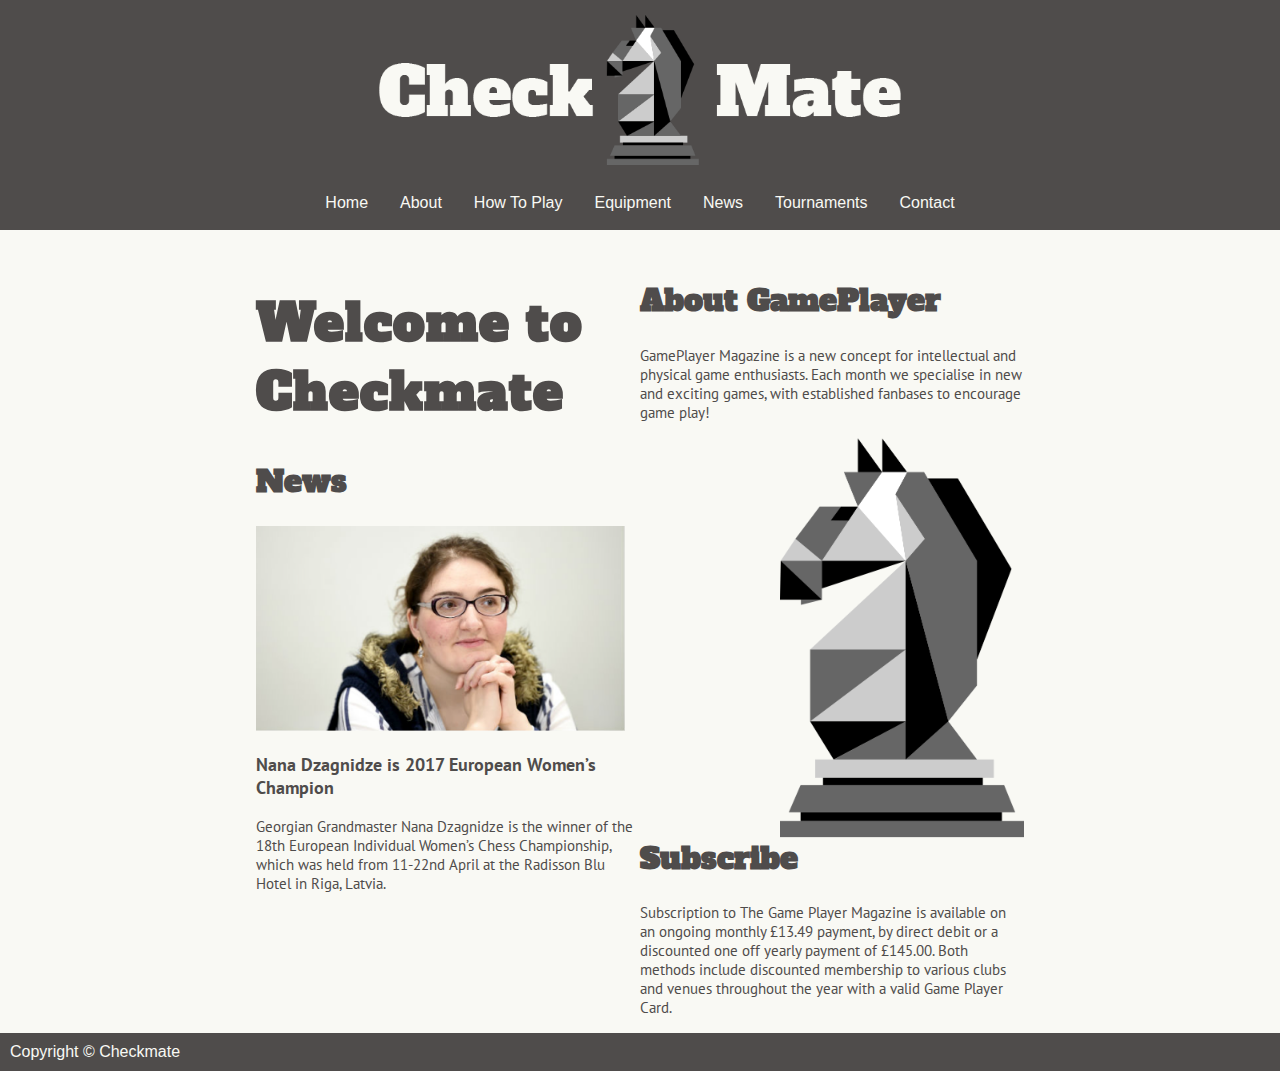
<file: index.html>
<!DOCTYPE html>
<html lang="en-GB">
    
<head>
    <link href="https://fonts.googleapis.com/css?family=Alfa+Slab+One" rel="stylesheet">
    <link href="https://fonts.googleapis.com/css?family=PT+Sans" rel="stylesheet">
    <meta charset="utf-8">
    <title>Home</title>
    <meta http-equiv="Content-Type" content="text/html; charset=UTF-8" />
    <link rel="stylesheet" type="text/css" href="styles/master.css" />
</head>
    
<body>
<div id="wrapper"> 
<div id="logo">
    <img src="images/logo.png" height="150">
</div>
<div id="container">
<div id="mainnav">
    <div id="navbar">
    <ul>
        <li><a href="index.html">Home</a></li>
        <li><a href="about.html">About</a></li>
        <li><a href="howtoplay.html">How To Play</a></li>
        <li><a href="equipment.html">Equipment</a></li>
        <li><a href="news.html">News</a></li>
        <li><a href="tournaments.html">Tournaments</a></li>
        <li><a href="contact.html">Contact</a></li>
    </ul>
    </div>
</div>
<div id="c-content">
    
    <div id="left">
        <div id="boxed-title">
            <h1>Welcome to Checkmate</h1>
        </div>
        <h2>News</h2>
        <img src="images/NanaDzagnidze.png" width="96%">
        <h3>Nana Dzagnidze is 2017 European Women’s Champion</h3>
        <p>Georgian Grandmaster Nana Dzagnidze is the winner of the 18th European Individual Women’s Chess Championship, which was held from 11-22nd April at the Radisson Blu Hotel in Riga, Latvia.</p>
   
    </div>
    
    <div id="right"> 
        <h2>About GamePlayer</h2>
        <p>GamePlayer Magazine is a new concept for intellectual and physical game enthusiasts. Each month we specialise in new and exciting games, with established fanbases to encourage game play!</p>
    
        <img src="images/knight.png" height="400" align="right">
    
        <h2>Subscribe</h2>
        <p>Subscription to The Game Player Magazine is available on an ongoing monthly £13.49 payment, by direct debit or a discounted one off yearly payment of £145.00. Both methods include discounted membership to various clubs and venues throughout the year with a valid Game Player Card.</p>
    </div>
</div> <!--end of c-content -->
</div> <!--end of container -->
<footer> 
Copyright &copy; Checkmate
</footer>
</div> <!--end of wrapper-->
</body>
</html>
</file>
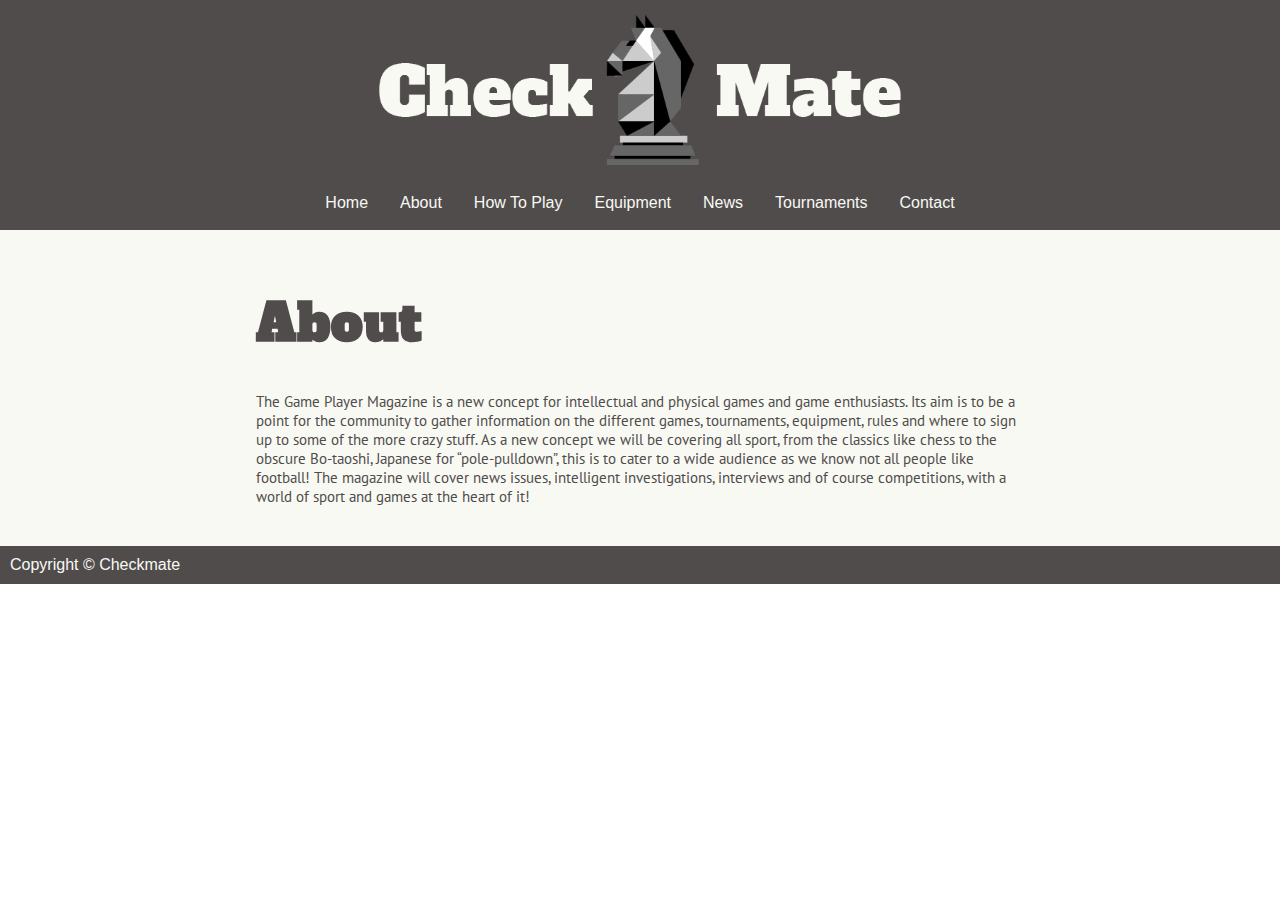
<file: about.html>
<!DOCTYPE html>
<html lang="en-GB">
    
<head>
    <link href="https://fonts.googleapis.com/css?family=Alfa+Slab+One" rel="stylesheet">
    <link href="https://fonts.googleapis.com/css?family=PT+Sans" rel="stylesheet">
    <meta charset="utf-8">
    <title>About</title>
    <meta http-equiv="Content-Type" content="text/html; charset=UTF-8" />
    <link rel="stylesheet" type="text/css" href="styles/master.css" />
</head>
    
<body>
<div id="wrapper"> 
<div id="logo">
    <img src="images/logo.png" height="150">
</div>
<div id="container">
<div id="mainnav">
    <div id="navbar">
    <ul>
        <li><a href="index.html">Home</a></li>
        <li><a href="about.html">About</a></li>
        <li><a href="howtoplay.html">How To Play</a></li>
        <li><a href="equipment.html">Equipment</a></li>
        <li><a href="news.html">News</a></li>
        <li><a href="tournaments.html">Tournaments</a></li>
        <li><a href="contact.html">Contact</a></li>
    </ul>
    </div>
</div>
<div id="c-content">
    <div id="boxed-title">
    <h1>About</h1>
    </div>
<p>
The Game Player Magazine is a new concept for intellectual and physical games and game enthusiasts. Its aim is to be a point for the community to gather information on the different games, tournaments, equipment, rules and where to sign up to some of the more crazy stuff.
As a new concept we will be covering all sport, from the classics like chess to the obscure Bo-taoshi, Japanese for “pole-pulldown”, this is to cater to a wide audience as we know not all people like football!
The magazine will cover news issues, intelligent investigations, interviews and of course competitions, with a world of sport and games at the heart of it!</p>
</p>
</div> <!--end of c-content -->
</div> <!--end of container -->
<footer> 
Copyright &copy; Checkmate
</footer>
</div> <!--end of wrapper-->
</body>
</html>
</file>
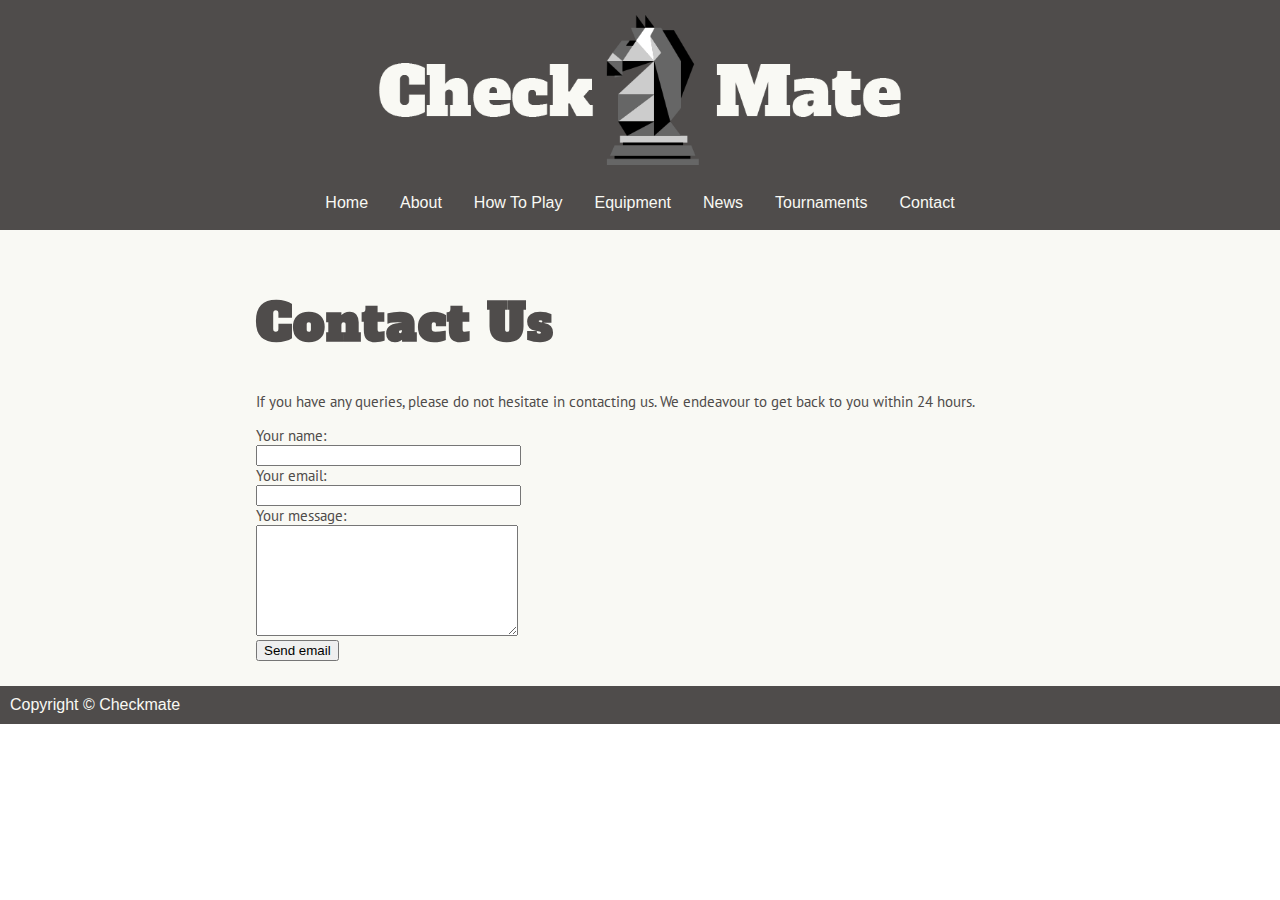
<file: contact.html>
<!DOCTYPE html>
<html lang="en-GB">
    
<head>
    <link href="https://fonts.googleapis.com/css?family=Alfa+Slab+One" rel="stylesheet">
    <link href="https://fonts.googleapis.com/css?family=PT+Sans" rel="stylesheet">
    <meta charset="utf-8">
    <title>Contact Us</title>
    <meta http-equiv="Content-Type" content="text/html; charset=UTF-8" />
    <link rel="stylesheet" type="text/css" href="styles/master.css" />
</head>
    
<body>
<div id="wrapper">
<div id="logo">
    <img src="images/logo.png" height="150">
</div>
<div id="container">
<div id="mainnav">
    <div id="navbar">
    <ul>
        <li><a href="index.html">Home</a></li>
        <li><a href="about.html">About</a></li>
        <li><a href="howtoplay.html">How To Play</a></li>
        <li><a href="equipment.html">Equipment</a></li>
        <li><a href="news.html">News</a></li>
        <li><a href="tournaments.html">Tournaments</a></li>
        <li><a href="contact.html">Contact</a></li>
    </ul>
    </div>
</div>
<div id="c-content">
    <div id="boxed-title">
	<h1>Contact Us</h1>
    </div>
	<p> If you have any queries, please do not hesitate in contacting us. We endeavour to get back to you within 24 hours.</p>
    
    <form id="contact-form" action="#" method="POST" enctype="multipart/form-data">
	           <div class="row">
		          <label for="name">Your name:</label><br />
		          <input id="name" class="input" name="name" type="text" value="" size="30" /><br />
	           </div>
	           <div class="row">
		          <label for="email">Your email:</label><br />
		          <input id="email" class="input" name="email" type="text" value="" size="30" /><br />
	           </div>
	           <div class="row">
		          <label for="message">Your message:</label><br />
		          <textarea id="message" class="input" name="message" rows="7" cols="30"></textarea><br />
	           </div>
	       <input id="submit_button" type="submit" value="Send email" />
        </form>
</div> <!--end of c-content -->
</div> <!--end of container -->
<footer> 
Copyright &copy; Checkmate
</footer>
</div> <!--end of wrapper-->
</body>
</html>
</file>
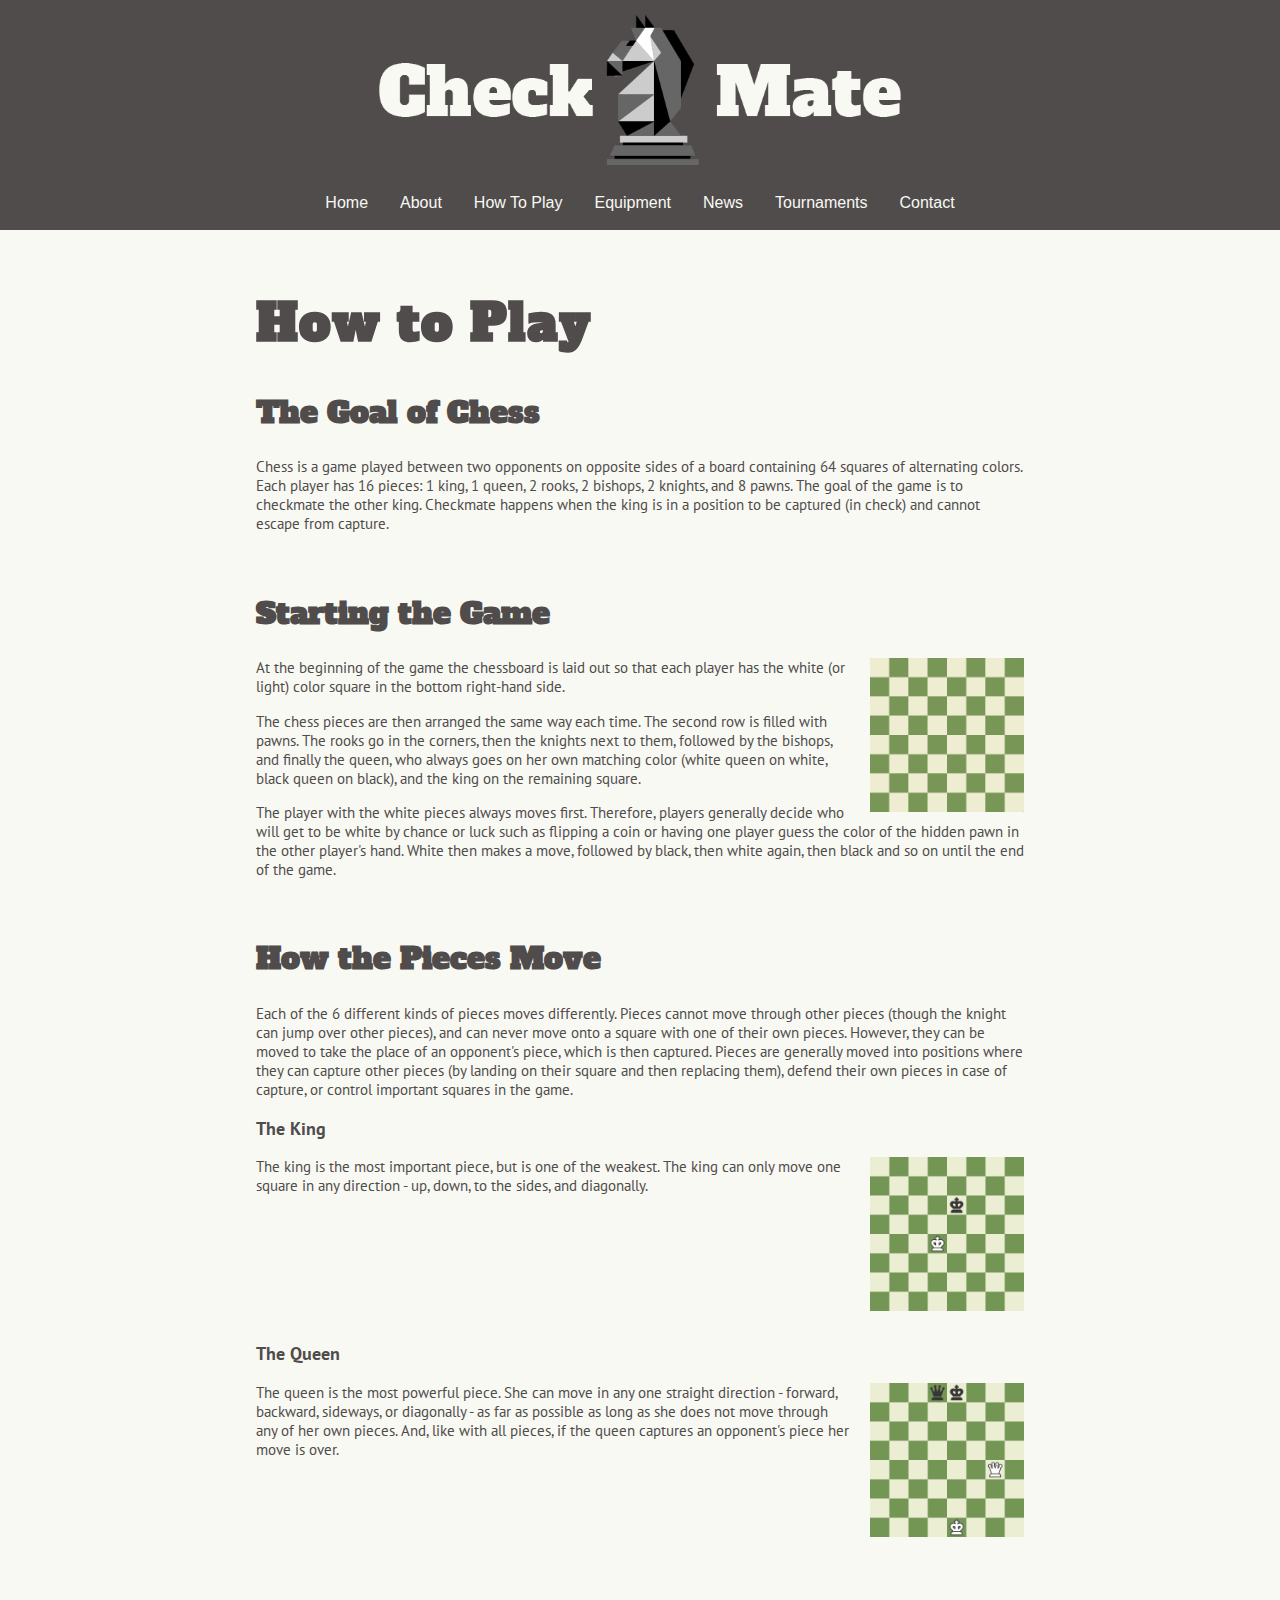
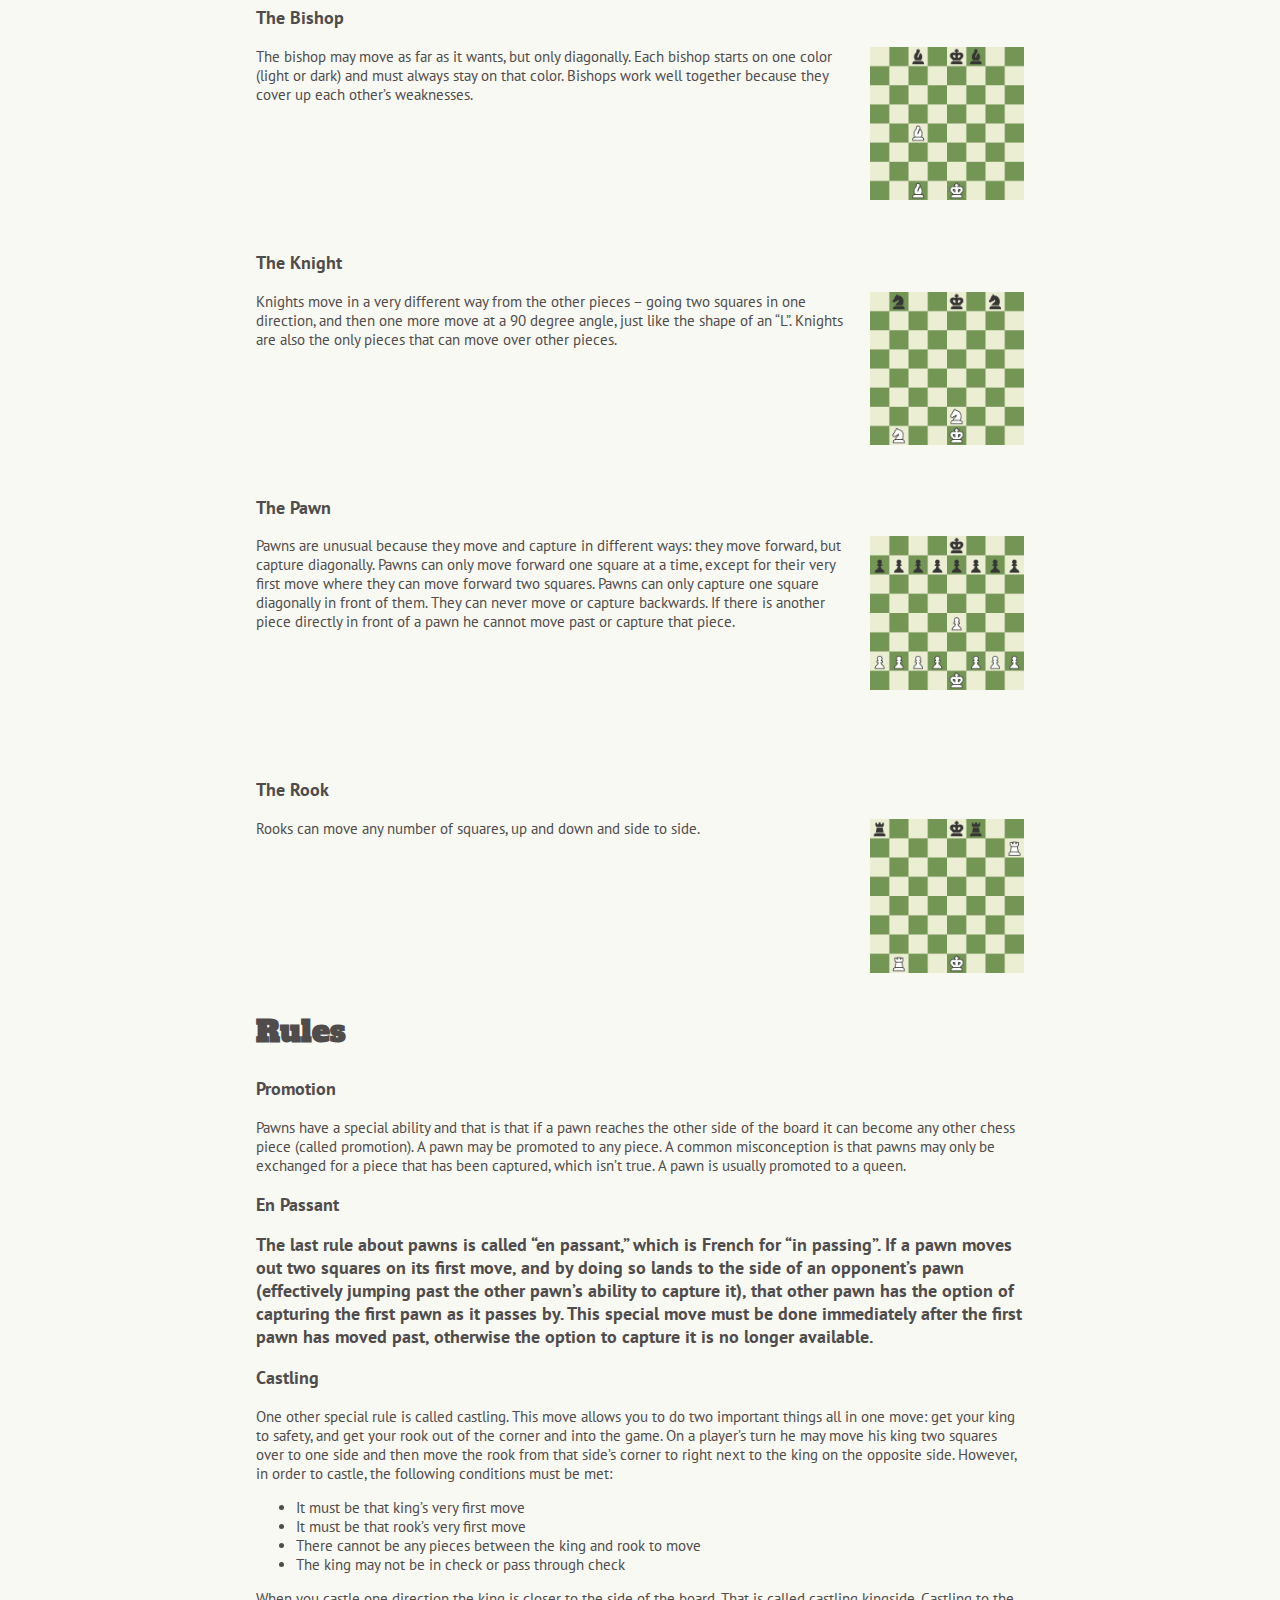
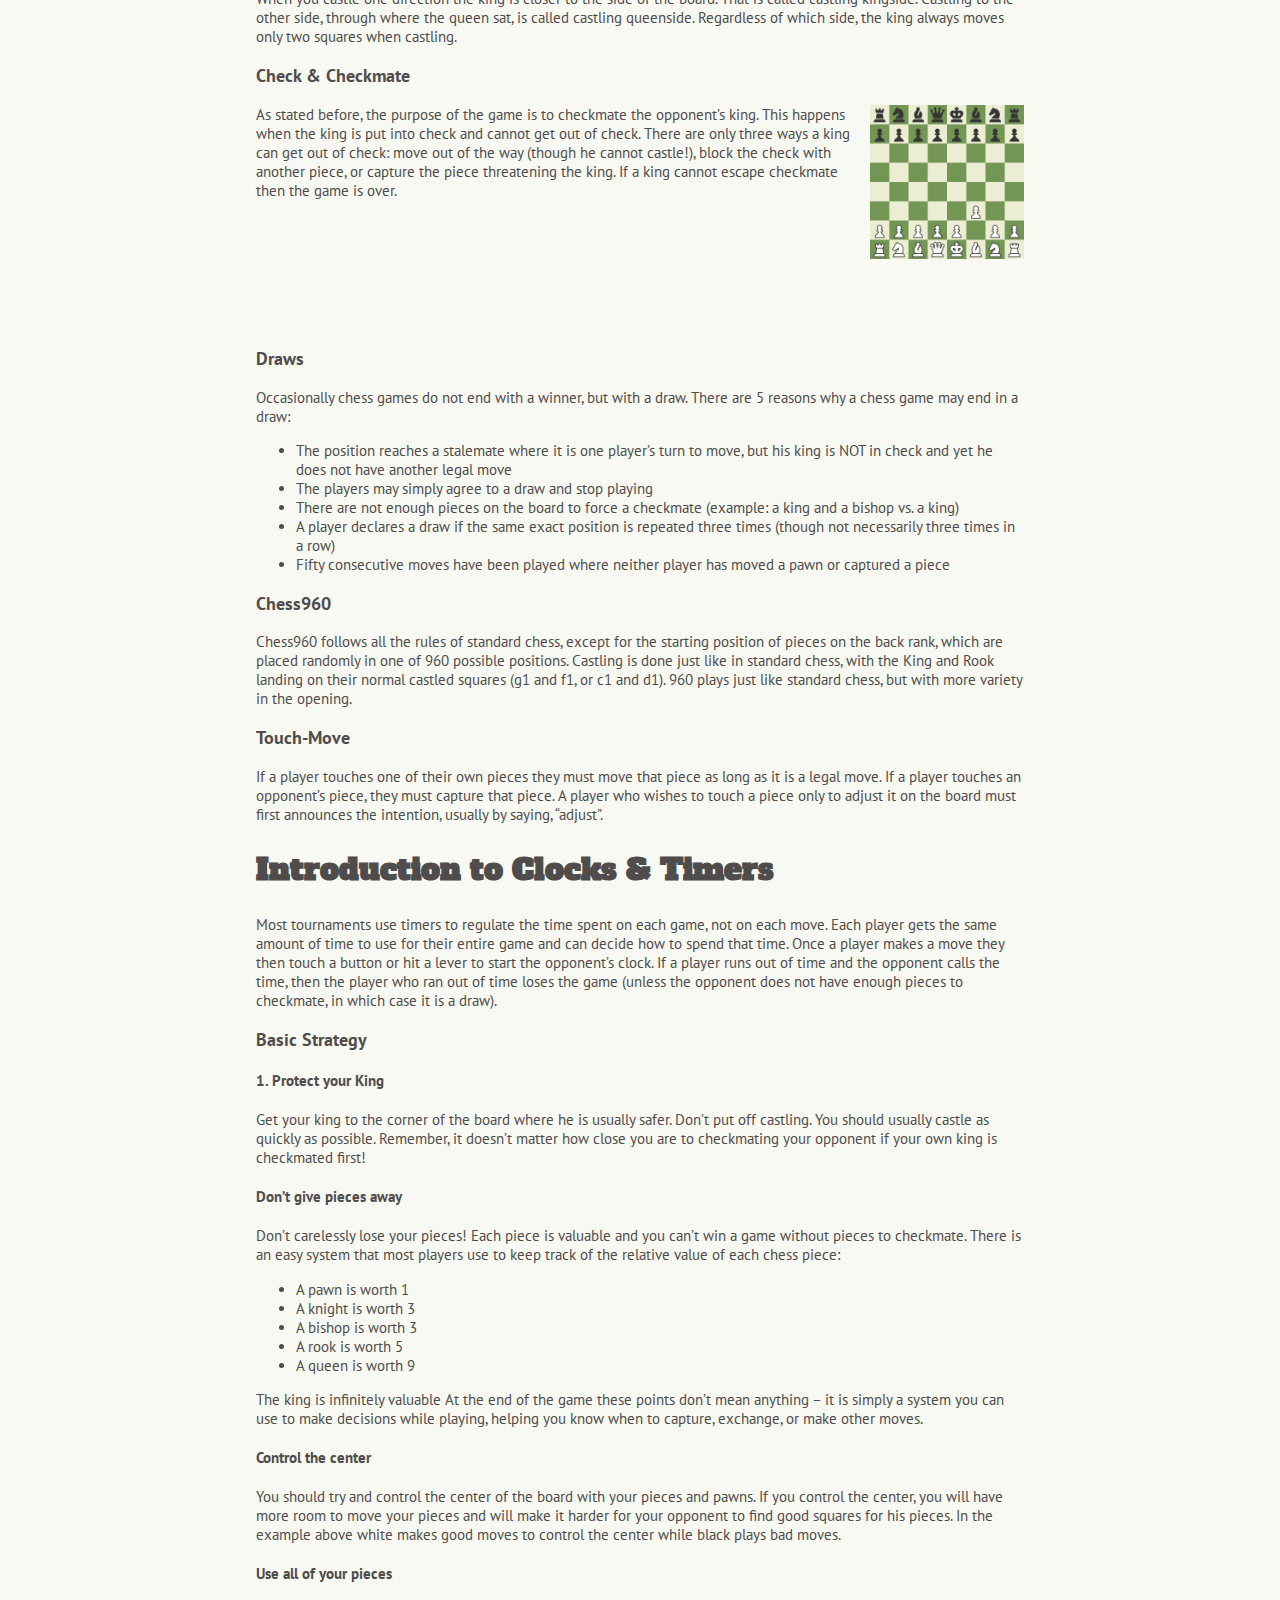
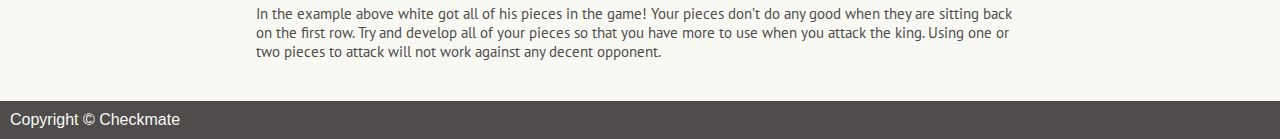
<file: howtoplay.html>
<!DOCTYPE html>
<html lang="en-GB">
    
<head>
    <link href="https://fonts.googleapis.com/css?family=Alfa+Slab+One" rel="stylesheet">
    <link href="https://fonts.googleapis.com/css?family=PT+Sans" rel="stylesheet">
    <meta charset="utf-8">
    <title>How to Play</title>
    <meta http-equiv="Content-Type" content="text/html; charset=UTF-8" />
    <link rel="stylesheet" type="text/css" href="styles/master.css" />
</head>
    
<body>
<div id="wrapper"> 
<div id="logo">
    <img src="images/logo.png" height="150">
</div>
<div id="container">
<div id="mainnav">
    <div id="navbar">
    <ul>
        <li><a href="index.html">Home</a></li>
        <li><a href="about.html">About</a></li>
        <li><a href="howtoplay.html">How To Play</a></li>
        <li><a href="equipment.html">Equipment</a></li>
        <li><a href="news.html">News</a></li>
        <li><a href="tournaments.html">Tournaments</a></li>
        <li><a href="contact.html">Contact</a></li>
        </ul>
    </div>
</div>
<div id="c-content">
    <div id="boxed-title">
    <h1>How to Play</h1>
    </div>

<h2>The Goal of Chess</h2>
<p id="para"> 	Chess is a game played between two opponents on opposite sides of a board containing 64 squares of alternating colors. Each player has 16 pieces: 1 king, 1 queen, 2 rooks, 2 bishops, 2 knights, and 8 pawns. The goal of the game is to checkmate the other king. Checkmate happens when the king is in a position to be captured (in check) and cannot escape from capture.</p>

<br>

<h2>Starting the Game</h2>
    <img src="images/1_setup.gif" align="right" id="board">
        <p>At the beginning of the game the chessboard is laid out so that each player has the white (or light) color square in the bottom right-hand side. </p>
        <p>The chess pieces are then arranged the same way each time. The second row is filled with pawns. The rooks go in the corners, then the knights next to them, followed by the bishops, and finally the queen, who always goes on her own matching color (white queen on white, black queen on black), and the king on the remaining square.</p>
        <p>The player with the white pieces always moves first. Therefore, players generally decide who will get to be white by chance or luck such as flipping a coin or having one player guess the color of the hidden pawn in the other player's hand. White then makes a move, followed by black, then white again, then black and so on until the end of the game.</p>
    
    <br>

    <h2>How the Pieces Move</h2>
        <p>Each of the 6 different kinds of pieces moves differently. Pieces cannot move through other pieces (though the knight can jump over other pieces), and can never move onto a square with one of their own pieces. However, they can be moved to take the place of an opponent's piece, which is then captured. Pieces are generally moved into positions where they can capture other pieces (by landing on their square and then replacing them), defend their own pieces in case of capture, or control important squares in the game.</p>

    <h3>The King</h3>
        <img src="images/2_king.gif" align="right" id="board">
        <p>The king is the most important piece, but is one of the weakest. The king can only move one square in any direction - up, down, to the sides, and diagonally.</p>
    <br>
    <br>
    <br>
    <br>
    <br>
    <br>
    
    
    <h3>The Queen</h3>
        <img src="images/3_queen.gif" align="right" id="board">
        <p>The queen is the most powerful piece. She can move in any one straight direction - forward, backward, sideways, or diagonally - as far as possible as long as she does not move through any of her own pieces. And, like with all pieces, if the queen captures an opponent's piece her move is over.</p>
    <br>
    <br>
    <br>
    <br>
    <br>
    <br>
    
    <h3>The Bishop</h3>
        <img src="images/5_bishop.gif" align="right" id="board">
        <p>The bishop may move as far as it wants, but only diagonally. Each bishop starts on one color (light or dark) and must always stay on that color. Bishops work well together because they cover up each other’s weaknesses.</p>
    <br>
    <br>
    <br>
    <br>
    <br>
    <br>
    
<h3>The Knight</h3>
    <img src="images/6_knight.gif" align="right" id="board">
    <p>Knights move in a very different way from the other pieces – going two squares in one direction, and then one more move at a 90 degree angle, just like the shape of an “L”. Knights are also the only pieces that can move over other pieces.</p>
    <br>
    <br>
    <br>
    <br>
    <br>
    <br>
    
<h3>The Pawn</h3>
    <img src="images/7_pawn.gif" align="right" id="board">
    <p>Pawns are unusual because they move and capture in different ways: they move forward, but capture diagonally. Pawns can only move forward one square at a time, except for their very first move where they can move forward two squares. Pawns can only capture one square diagonally in front of them. They can never move or capture backwards. If there is another piece directly in front of a pawn he cannot move past or capture that piece.</p>
    <br>
    <br>
    <br>
    <br>
    <br>
    <br>
    
<h3>The Rook</h3>
    <img src="images/4_rook.gif" align="right" id="board">
    <p>Rooks can move any number of squares, up and down and side to side.</p>
    <br>
    <br>
    <br>
    <br>
    <br>
    <br>

<br>

<h2>Rules</h2>
<h3>Promotion</h3>
<p id="para"> Pawns have a special ability and that is that if a pawn reaches the other side of the board it can become any other chess piece (called promotion). A pawn may be promoted to any piece. A common misconception is that pawns may only be exchanged for a piece that has been captured, which isn’t true. A pawn is usually promoted to a queen.</p>

<h3>En Passant<h3>
<p>The last rule about pawns is called “en passant,” which is French for “in passing”. If a pawn moves out two squares on its first move, and by doing so lands to the side of an opponent’s pawn (effectively jumping past the other pawn’s ability to capture it), that other pawn has the option of capturing the first pawn as it passes by. This special move must be done immediately after the first pawn has moved past, otherwise the option to capture it is no longer available. </p>

<h3>Castling</h3>
<p>One other special rule is called castling. This move allows you to do two important things all in one move: get your king to safety, and get your rook out of the corner and into the game. On a player’s turn he may move his king two squares over to one side and then move the rook from that side’s corner to right next to the king on the opposite side. However, in order to castle, the following conditions must be met:
<ul>
<li>It must be that king’s very first move</li> 
<li>It must be that rook’s very first move</li> 
<li>There cannot be any pieces between the king and rook to move</li> 
<li>The king may not be in check or pass through check
</li>
</ul> 
When you castle one direction the king is closer to the side of the board. That is called castling kingside. Castling to the other side, through where the queen sat, is called castling queenside. Regardless of which side, the king always moves only two squares when castling.</p>

<h3>Check & Checkmate</h3>
    <img src="images/8_checkmate.gif" align="right" id="board">
<p>As stated before, the purpose of the game is to checkmate the opponent’s king. This happens when the king is put into check and cannot get out of check. There are only three ways a king can get out of check: move out of the way (though he cannot castle!), block the check with another piece, or capture the piece threatening the king. If a king cannot escape checkmate then the game is over.</p>
    <br>
    <br>
    <br>
    <br>
    <br>
    <br>

<h3>Draws</h3>
<p>Occasionally chess games do not end with a winner, but with a draw. There are 5 reasons why a chess game may end in a draw:
<ul>
<li>The position reaches a stalemate where it is one player’s turn to move, but his king is NOT in check and yet he does not have another legal move</li>
<li>The players may simply agree to a draw and stop playing</li>
<li>There are not enough pieces on the board to force a checkmate (example: a king and a bishop vs. a king)</li>
<li>A player declares a draw if the same exact position is repeated three times (though not necessarily three times in a row)</li>
<li>Fifty consecutive moves have been played where neither player has moved a pawn or captured a piece</li>
</ul></p>

<h3>Chess960</h3>
<p>Chess960 follows all the rules of standard chess, except for the starting position of pieces on the back rank, which are placed randomly in one of 960 possible positions. Castling is done just like in standard chess, with the King and Rook landing on their normal castled squares (g1 and f1, or c1 and d1). 
960 plays just like standard chess, but with more variety in the opening.</p>
<h3>Touch-Move</h3>
<p>If a player touches one of their own pieces they must move that piece as long as it is a legal move. If a player touches an opponent’s piece, they must capture that piece. A player who wishes to touch a piece only to adjust it on the board must first announces the intention, usually by saying, “adjust”.</p>

<h2>Introduction to Clocks & Timers</h2>
<p>Most tournaments use timers to regulate the time spent on each game, not on each move. Each player gets the same amount of time to use for their entire game and can decide how to spend that time. Once a player makes a move they then touch a button or hit a lever to start the opponent’s clock. If a player runs out of time and the opponent calls the time, then the player who ran out of time loses the game (unless the opponent does not have enough pieces to checkmate, in which case it is a draw).</p>

<h3>Basic Strategy</h3>
<h4>1. Protect your King</h4>
<p>Get your king to the corner of the board where he is usually safer. Don’t put off castling. You should usually castle as quickly as possible. Remember, it doesn’t matter how close you are to checkmating your opponent if your own king is checkmated first!
<h4>Don’t give pieces away </h4>
Don’t carelessly lose your pieces! Each piece is valuable and you can’t win a game without pieces to checkmate. There is an easy system that most players use to keep track of the relative value of each chess piece:
<ul>
<li>A pawn is worth 1</li>
<li>A knight is worth 3</li>
<li>A bishop is worth 3</li>
<li>A rook is worth 5</li>
<li>A queen is worth 9</li>
</ul>

The king is infinitely valuable
At the end of the game these points don’t mean anything – it is simply a system you can use to make decisions while playing, helping you know when to capture, exchange, or make other moves.</p>

<h4>Control the center</h4>
<p>You should try and control the center of the board with your pieces and pawns. If you control the center, you will have more room to move your pieces and will make it harder for your opponent to find good squares for his pieces. In the example above white makes good moves to control the center while black plays bad moves.</p>

<h4>Use all of your pieces</h4>
<p>In the example above white got all of his pieces in the game! Your pieces don’t do any good when they are sitting back on the first row. Try and develop all of your pieces so that you have more to use when you attack the king. Using one or two pieces to attack will not work against any decent opponent.</p>

</div> <!--end of c-content -->
</div> <!--end of container -->
<footer> 
Copyright &copy; Checkmate
</footer>
</div> <!--end of wrapper-->
</body>
</html>
</file>
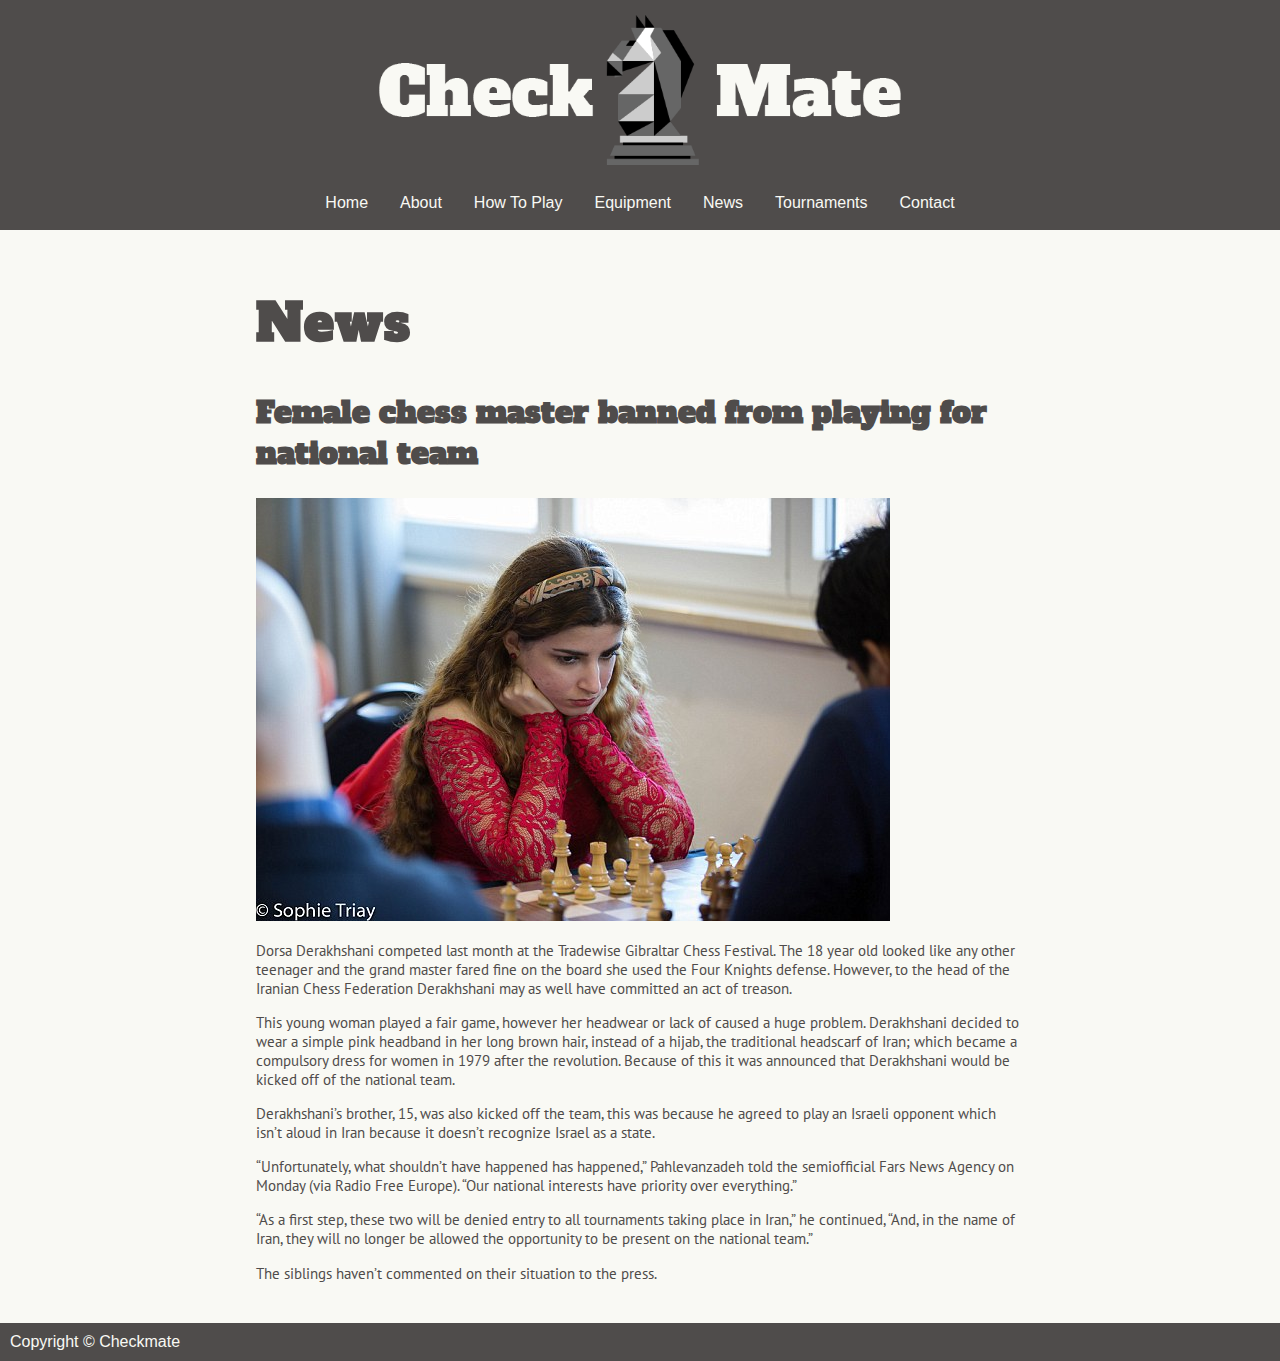
<file: news.html>
<!DOCTYPE html>
<html lang="en-GB">
    
<head>
    <link href="https://fonts.googleapis.com/css?family=Alfa+Slab+One" rel="stylesheet">
    <link href="https://fonts.googleapis.com/css?family=PT+Sans" rel="stylesheet">
    <meta charset="utf-8">
    <title>News</title>
    <meta http-equiv="Content-Type" content="text/html; charset=UTF-8" />
    <link rel="stylesheet" type="text/css" href="styles/master.css" />
</head>
    
<body>
<div id="wrapper"> 
<div id="logo">
    <img src="images/logo.png" height="150">
</div>
<div id="container">
<div id="mainnav">
    <div id="navbar">
    <ul>
        <li><a href="index.html">Home</a></li>
        <li><a href="about.html">About</a></li>
        <li><a href="howtoplay.html">How To Play</a></li>
        <li><a href="equipment.html">Equipment</a></li>
        <li><a href="news.html">News</a></li>
        <li><a href="tournaments.html">Tournaments</a></li>
        <li><a href="contact.html">Contact</a></li>
    </ul>
    </div>
</div>
<div id="c-content">
    <div id="boxed-title">
    <h1>News</h1>
    </div>
	<h2>Female chess master banned from playing for national team</h2>
    <img src="images/DorsaDerakhshani.jpeg"/>
    <p>Dorsa Derakhshani competed last month at the Tradewise Gibraltar Chess Festival. The 18 year old looked like any other teenager and the grand master fared fine on the board she used the Four Knights defense. However, to the head of the Iranian Chess Federation Derakhshani may as well have committed an act of treason. </p>
    <p>This young woman played a fair game, however her headwear or lack of caused a huge problem. Derakhshani decided to wear a simple pink headband in her long brown hair, instead of a hijab, the traditional headscarf of Iran; which became a compulsory dress for women in 1979 after the revolution. Because of this it was announced that Derakhshani would be kicked off of the national team.</p>
    <p>Derakhshani’s brother, 15, was also kicked off the team, this was because he agreed to play an Israeli opponent which isn’t aloud in Iran because it doesn’t recognize Israel as a state.</p>
    <p>“Unfortunately, what shouldn’t have happened has happened,” Pahlevanzadeh told the semiofficial Fars News Agency on Monday (via Radio Free Europe). “Our national interests have priority over everything.”</p>
    <p>“As a first step, these two will be denied entry to all tournaments taking place in Iran,” he continued, “And, in the name of Iran, they will no longer be allowed the opportunity to be present on the national team.”</p>
    <p>The siblings haven’t commented on their situation to the press.</p>
</div> <!--end of c-content -->
</div> <!--end of container -->
<footer> 
Copyright &copy; Checkmate
</footer>
</div> <!--end of wrapper-->
</body>
</html>
</file>
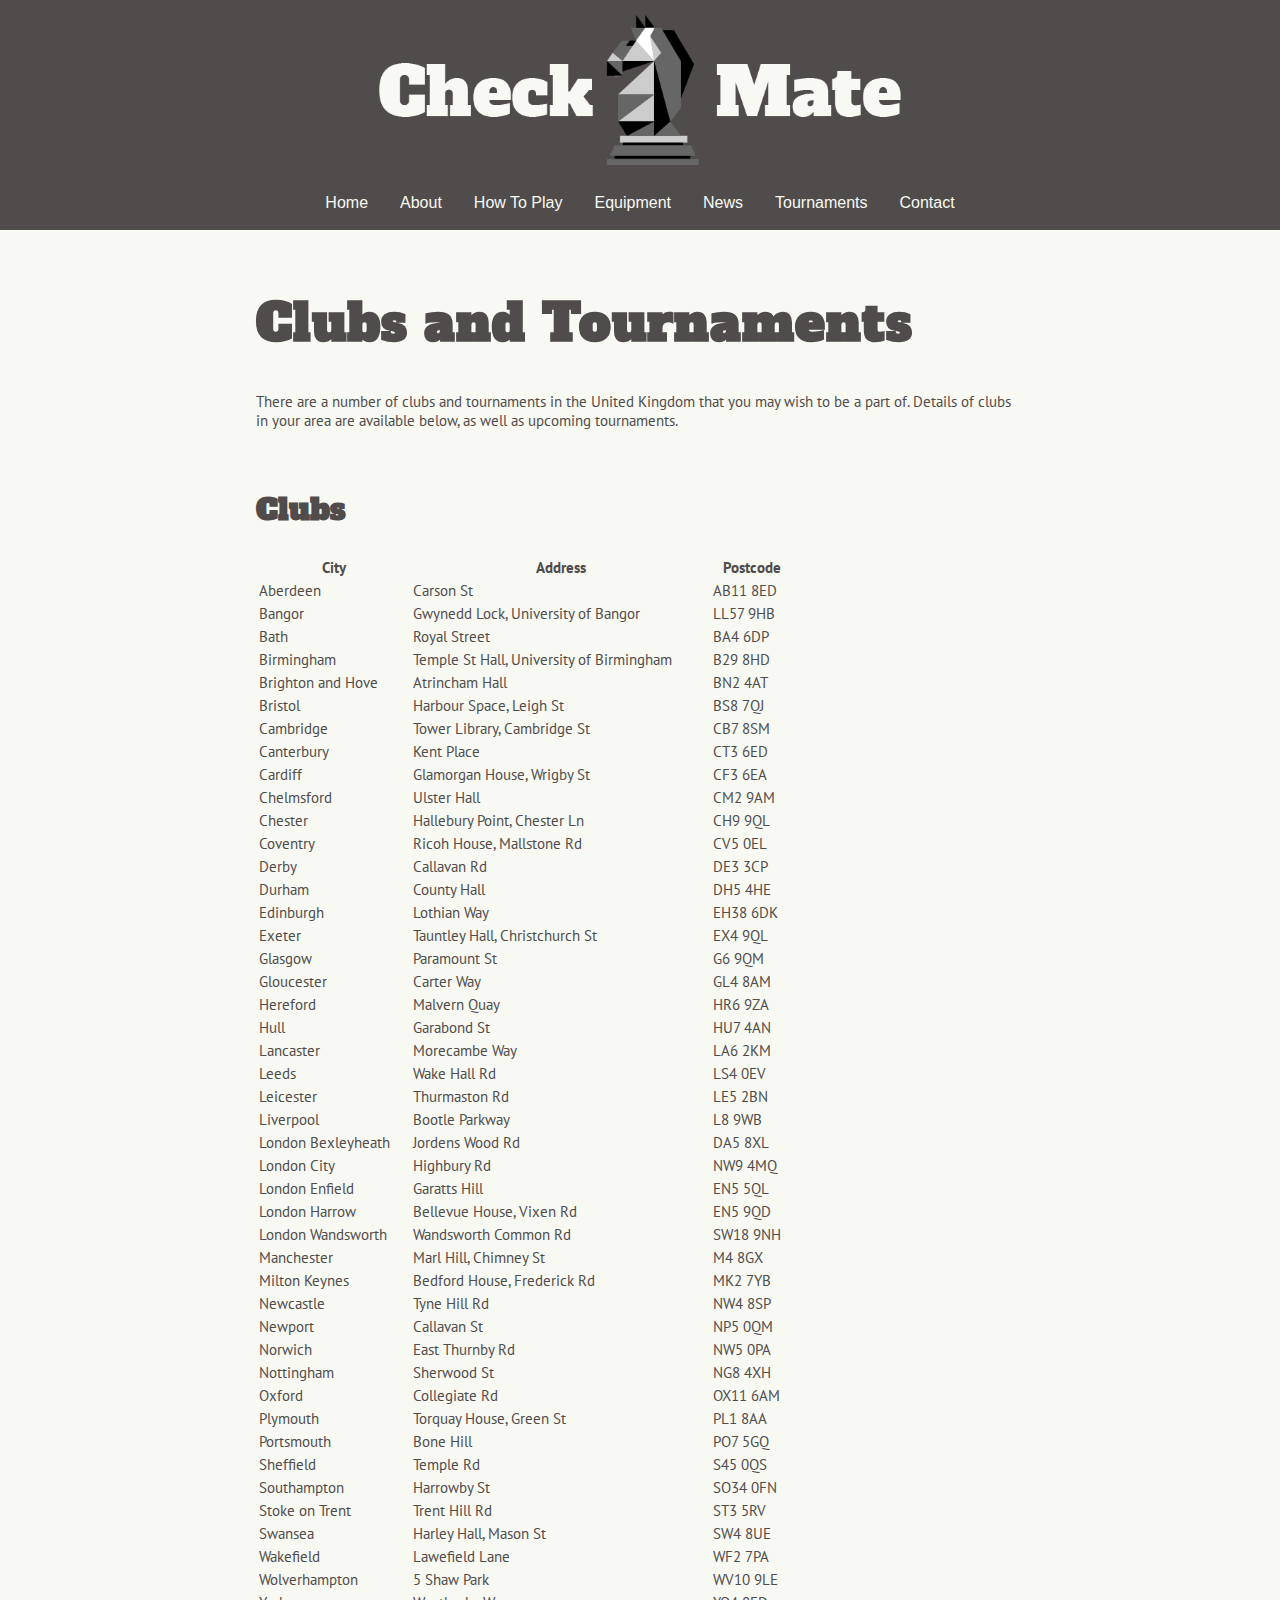
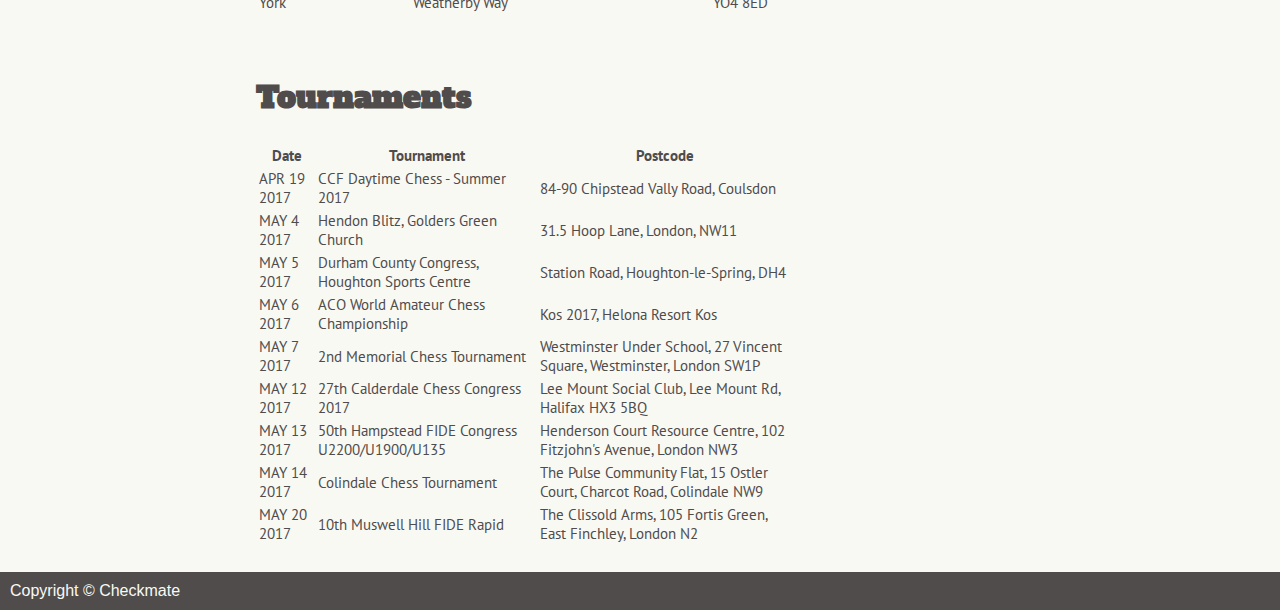
<file: tournaments.html>
<!DOCTYPE html>
<html lang="en-GB">
    
<head>
    <link href="https://fonts.googleapis.com/css?family=Alfa+Slab+One" rel="stylesheet">
    <link href="https://fonts.googleapis.com/css?family=PT+Sans" rel="stylesheet">
    <meta charset="utf-8">
    <title>Clubs and Tournaments</title>
    <meta http-equiv="Content-Type" content="text/html; charset=UTF-8" />
    <link rel="stylesheet" type="text/css" href="styles/master.css" />
</head>
    
<body>
<div id="wrapper"> 
<div id="logo">
    <img src="images/logo.png" height="150">
</div>
<div id="container">
<div id="mainnav">
    <div id="navbar">
    <ul>
        <li><a href="index.html">Home</a></li>
        <li><a href="about.html">About</a></li>
        <li><a href="howtoplay.html">How To Play</a></li>
        <li><a href="equipment.html">Equipment</a></li>
        <li><a href="news.html">News</a></li>
        <li><a href="tournaments.html">Tournaments</a></li>
        <li><a href="contact.html">Contact</a></li>
    </ul>
    </div>
</div>
<div id="c-content">
    <div id="boxed-title">
    <h1>Clubs and Tournaments</h1>
    </div>
	<p id="para"> There are a number of clubs and tournaments in the United Kingdom that you may wish to be a part of. Details of clubs in your area are available below, as well as upcoming tournaments.</p>
        <br>
        <h2>Clubs</h2>
             <table style="width:70%">
            <tr>
                <th>City</th>
                <th>Address</th>
                <th>Postcode</th>
            </tr>
            <tr>
                <td>Aberdeen</td>
                <td>Carson St</td>
                <td>AB11 8ED</td>
            </tr>
            <tr>
                <td>Bangor</td>
                <td>Gwynedd Lock, University of Bangor</td>
                <td>LL57 9HB</td>
            </tr>
            <tr>
                <td>Bath</td>
                <td>Royal Street</td>
                <td>BA4 6DP</td>
            </tr>
            <tr>
                <td>Birmingham</td>
                <td>Temple St Hall, University of Birmingham</td>
                <td>B29 8HD</td>
            </tr>
            <tr>
                <td>Brighton and Hove</td>
                <td>Atrincham Hall</td>
                <td>BN2 4AT</td>
            </tr>
            <tr>
                <td>Bristol</td>
                <td>Harbour Space, Leigh St</td>
                <td>BS8 7QJ</td>
            </tr>
            <tr>
                <td>Cambridge</td>
                <td>Tower Library, Cambridge St</td>
                <td>CB7 8SM</td>
            </tr>
            <tr>
                <td>Canterbury</td>
                <td>Kent Place</td>
                <td>CT3 6ED</td>
            </tr>
            <tr>
                <td>Cardiff</td>
                <td>Glamorgan House, Wrigby St</td>
                <td>CF3 6EA</td>
            </tr>
            <tr>
                <td>Chelmsford</td>
                <td>Ulster Hall</td>
                <td>CM2 9AM</td>
            </tr>
            <tr>
                <td>Chester</td>
                <td>Hallebury Point, Chester Ln</td>
                <td>CH9 9QL</td>
            </tr>
            <tr>
                <td>Coventry</td>
                <td>Ricoh House, Mallstone Rd</td>
                <td>CV5 0EL</td>
            </tr>
            <tr>
                <td>Derby</td>
                <td>Callavan Rd</td>
                <td>DE3 3CP</td>
            </tr>
            <tr>
                <td>Durham</td>
                <td>County Hall</td>
                <td>DH5 4HE</td>
            </tr>
            <tr>
                <td>Edinburgh</td>
                <td>Lothian Way</td>
                <td>EH38 6DK</td>
            </tr>
            <tr>
                <td>Exeter</td>
                <td>Tauntley Hall, Christchurch St</td>
                <td>EX4 9QL</td>
            </tr>
            <tr>
                <td>Glasgow</td>
                <td>Paramount St</td>
                <td>G6 9QM</td>
            </tr>
            <tr>
                <td>Gloucester</td>
                <td>Carter Way</td>
                <td>GL4 8AM</td>
            </tr>
            <tr>
                <td>Hereford</td>
                <td>Malvern Quay</td>
                <td>HR6 9ZA</td>
            </tr>
            <tr>
                <td>Hull</td>
                <td>Garabond St</td>
                <td>HU7 4AN</td>
            </tr>
            <tr>
                <td>Lancaster</td>
                <td>Morecambe Way</td>
                <td>LA6 2KM</td>
            </tr>
            <tr>
                <td>Leeds</td>
                <td>Wake Hall Rd</td>
                <td>LS4 0EV</td>
            </tr>
            <tr>
                <td>Leicester</td>
                <td>Thurmaston Rd</td>
                <td>LE5 2BN</td>
            </tr>
            <tr>
                <td>Liverpool</td>
                <td>Bootle Parkway</td>
                <td>L8 9WB</td>
            </tr>
            <tr>
                <td>London Bexleyheath</td>
                <td>Jordens Wood Rd</td>
                <td>DA5 8XL</td>
            </tr>
            <tr>
                <td>London City</td>
                <td>Highbury Rd</td>
                <td>NW9 4MQ</td>
            </tr>
            <tr>
                <td>London Enfield</td>
                <td>Garatts Hill</td>
                <td>EN5 5QL</td>
            </tr>
            <tr>
                <td>London Harrow</td>
                <td>Bellevue House, Vixen Rd</td>
                <td>EN5 9QD</td>
            </tr>
            <tr>
                <td>London Wandsworth</td>
                <td>Wandsworth Common Rd</td>
                <td>SW18 9NH</td>
            </tr>
            <tr>
                <td>Manchester</td>
                <td>Marl Hill, Chimney St</td>
                <td>M4 8GX</td>
            </tr>
            <tr>
                <td>Milton Keynes</td>
                <td>Bedford House, Frederick Rd</td>
                <td>MK2 7YB</td>
            </tr>
            <tr>
                <td>Newcastle</td>
                <td>Tyne Hill Rd</td>
                <td>NW4 8SP</td>
            </tr>
            <tr>
                <td>Newport</td>
                <td>Callavan St</td>
                <td>NP5 0QM</td>
            </tr>
            <tr>
                <td>Norwich</td>
                <td>East Thurnby Rd</td>
                <td>NW5 0PA</td>
            </tr>
            <tr>
                <td>Nottingham</td>
                <td>Sherwood St</td>
                <td>NG8 4XH</td>
            </tr>
            <tr>
                <td>Oxford</td>
                <td>Collegiate Rd</td>
                <td>OX11 6AM</td>
            </tr>
            <tr>
                <td>Plymouth</td>
                <td>Torquay House, Green St</td>
                <td>PL1 8AA</td>
            </tr>
            <tr>
                <td>Portsmouth</td>
                <td>Bone Hill</td>
                <td>PO7 5GQ</td>
            </tr>
            <tr>
                <td>Sheffield</td>
                <td>Temple Rd</td>
                <td>S45 0QS</td>
            </tr>
            <tr>
                <td>Southampton</td>
                <td>Harrowby St</td>
                <td>SO34 0FN</td>
            </tr>
            <tr>
                <td>Stoke on Trent</td>
                <td>Trent Hill Rd</td>
                <td>ST3 5RV</td>
            </tr>
            <tr>
                <td>Swansea</td>
                <td>Harley Hall, Mason St</td>
                <td>SW4 8UE</td>
            </tr>
            <tr>
                <td>Wakefield</td>
                <td>Lawefield Lane</td>
                <td>WF2 7PA</td>
            </tr>
            <tr>
                <td>Wolverhampton</td>
                <td>5 Shaw Park</td>
                <td>WV10 9LE</td>
            </tr>
            <tr>
                <td>York</td>
                <td>Weatherby Way</td>
                <td>YO4 8ED</td>
            </tr>
        </table>
        <br>
        <br>
        
        <h2>Tournaments</h2>
          <table style="width:70%">
          <tr>
                <th>Date</th>
                <th>Tournament</th>
                <th>Postcode</th>
            </tr>
        <tr>
            <td>APR 19 2017</td>
            <td>CCF Daytime Chess - Summer 2017</td>
            <td>84-90 Chipstead Vally Road, Coulsdon</td>
        </tr>
        <tr>
            <td>MAY 4 2017</td>
            <td>Hendon Blitz, Golders Green Church</td>
            <td>31.5 Hoop Lane, London, NW11</td>
        </tr>
        <tr>
            <td>MAY 5 2017</td>
            <td>Durham County Congress, Houghton Sports Centre</td>
            <td>Station Road, Houghton-le-Spring, DH4</td>
        </tr>
        <tr>
            <td>MAY 6 2017</td>
            <td>ACO World Amateur Chess Championship</td>
            <td>Kos 2017, Helona Resort Kos</td>
        </tr>
           <tr>
            <td>MAY 7 2017</td>
            <td>2nd Memorial Chess Tournament</td>
            <td>Westminster Under School, 27 Vincent Square, Westminster, London SW1P</td>
        </tr>
        <tr>
            <td>MAY 12 2017</td>
            <td>27th Calderdale Chess Congress 2017</td>
            <td>Lee Mount Social Club, Lee Mount Rd, Halifax HX3 5BQ</td>
        </tr>
        <tr>
            <td>MAY 13 2017</td>
            <td>50th Hampstead FIDE Congress U2200/U1900/U135</td>
            <td>Henderson Court Resource Centre, 102 Fitzjohn's Avenue, London NW3</td>
        </tr>
        <tr>
            <td>MAY 14 2017</td>
            <td>Colindale Chess Tournament</td>
            <td>The Pulse Community Flat, 15 Ostler Court, Charcot Road, Colindale NW9</td>
        </tr>
        <tr>
            <td>MAY 20 2017</td>
            <td>10th Muswell Hill FIDE Rapid</td>
            <td>The Clissold Arms, 105 Fortis Green, East Finchley, London N2</td>
        </tr>
        </table>
</div> <!--end of c-content -->
</div> <!--end of container -->
<footer> 
Copyright &copy; Checkmate
</footer>
</div> <!--end of wrapper-->
</body>
</html>
</file>
<file: styles/master.css>
@import url("media-small.css") (max-width: 799px);
@import url("media-medium.css") (min-width:800px) and (max-width:1399px);
@import url("media-large.css") (min-width: 1400px);

body {
	margin: 0px;
}
</file>
